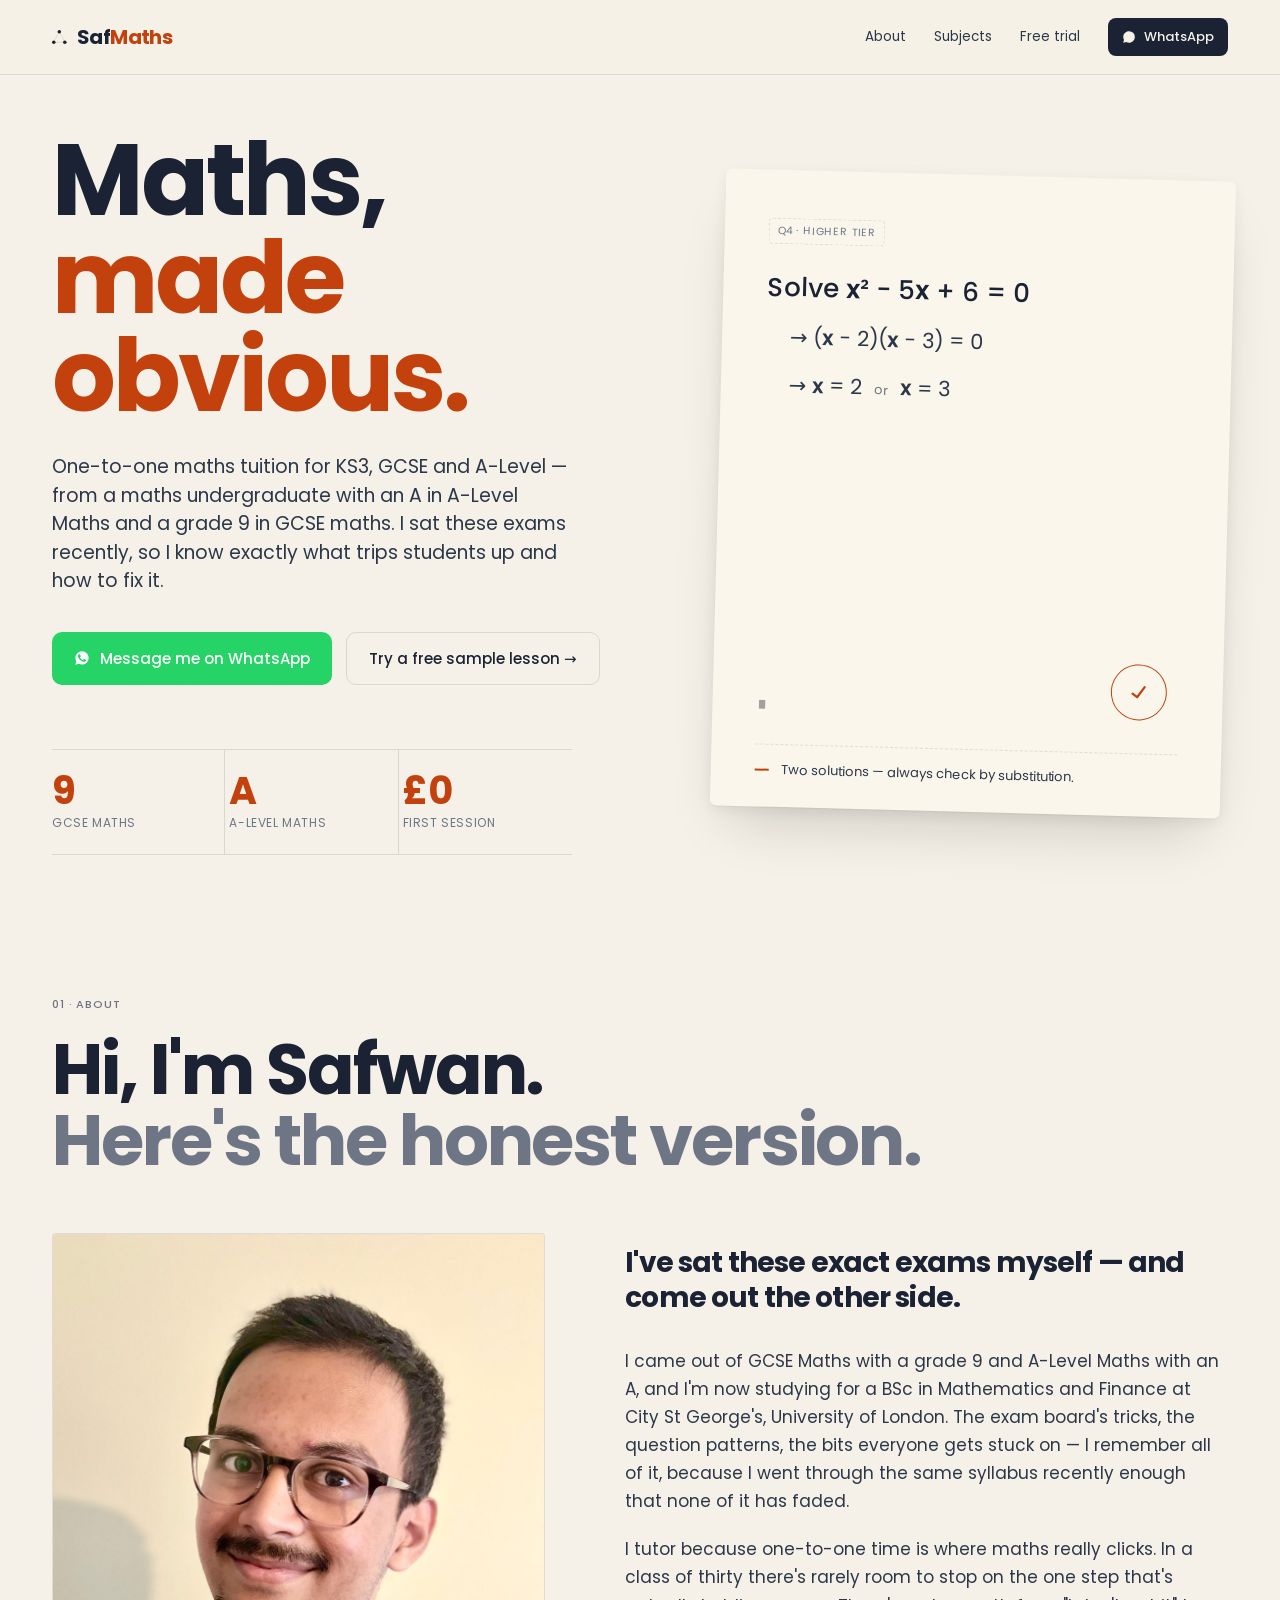
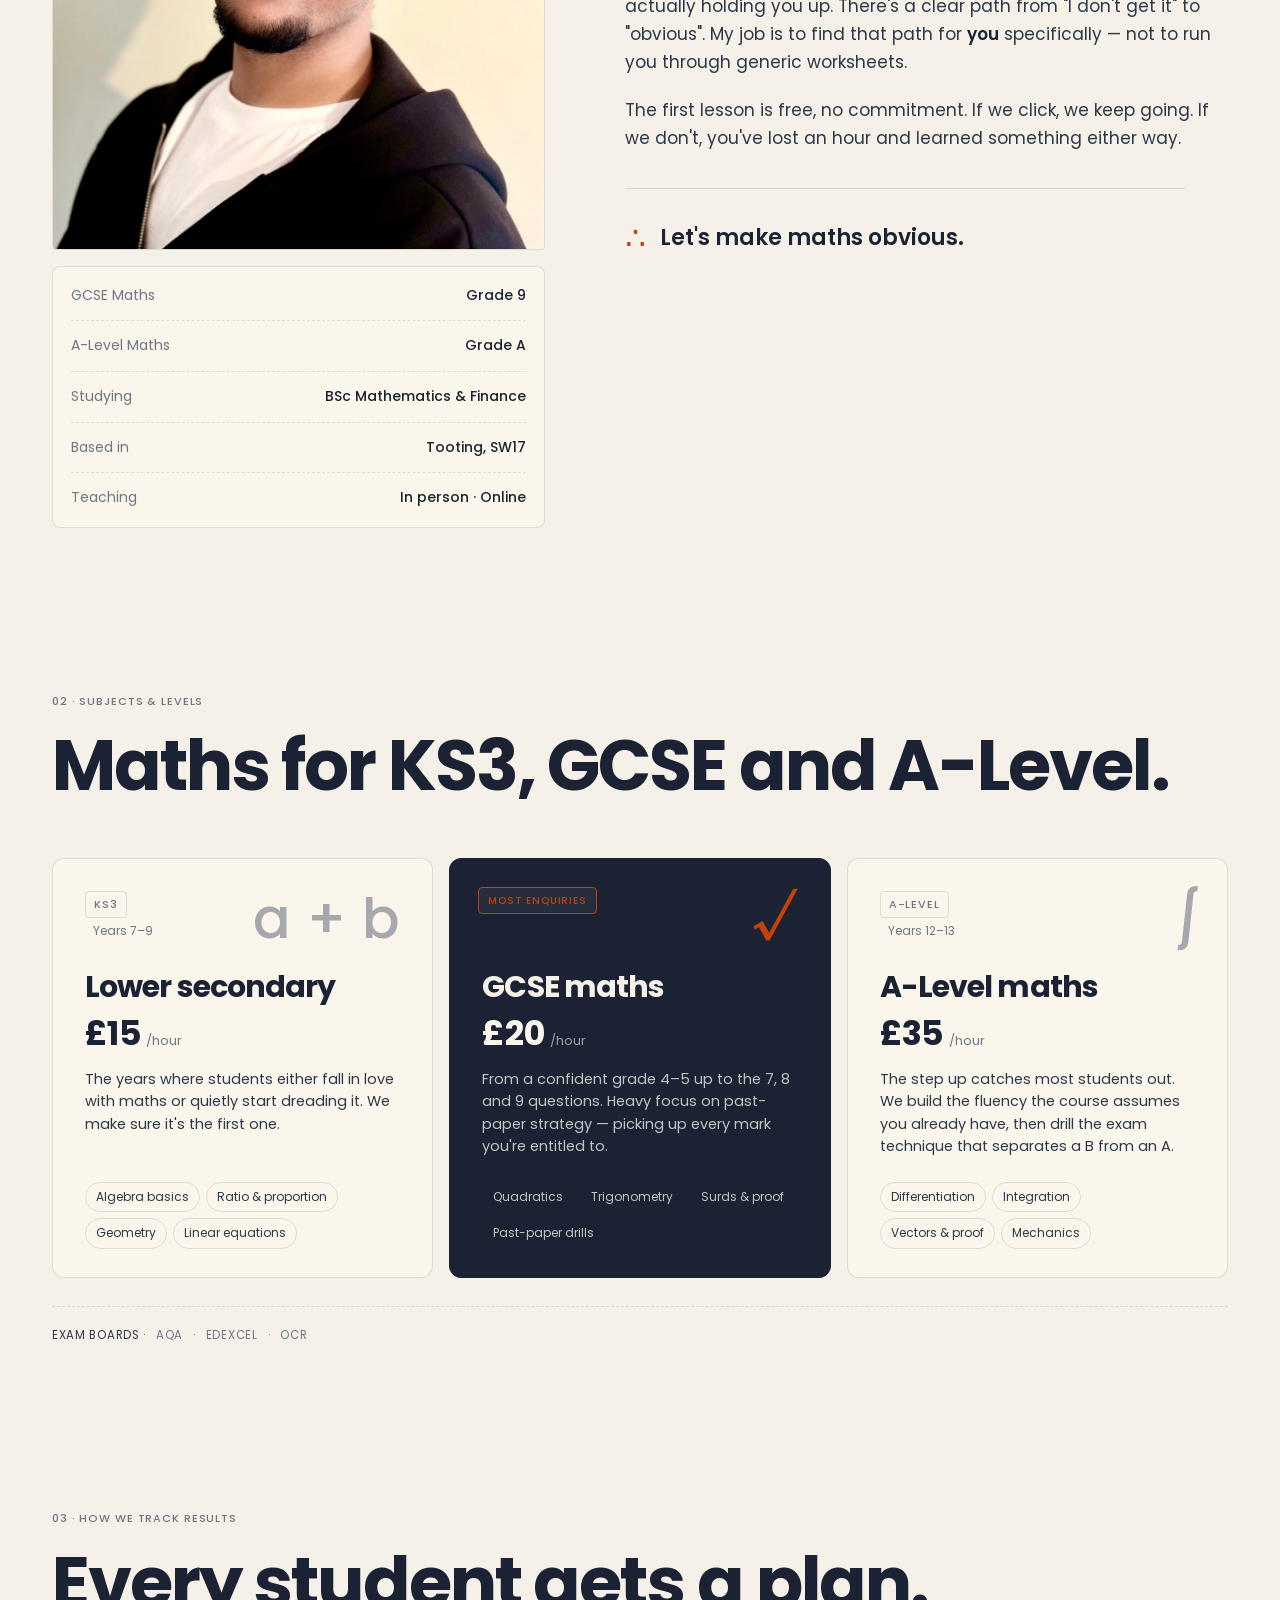
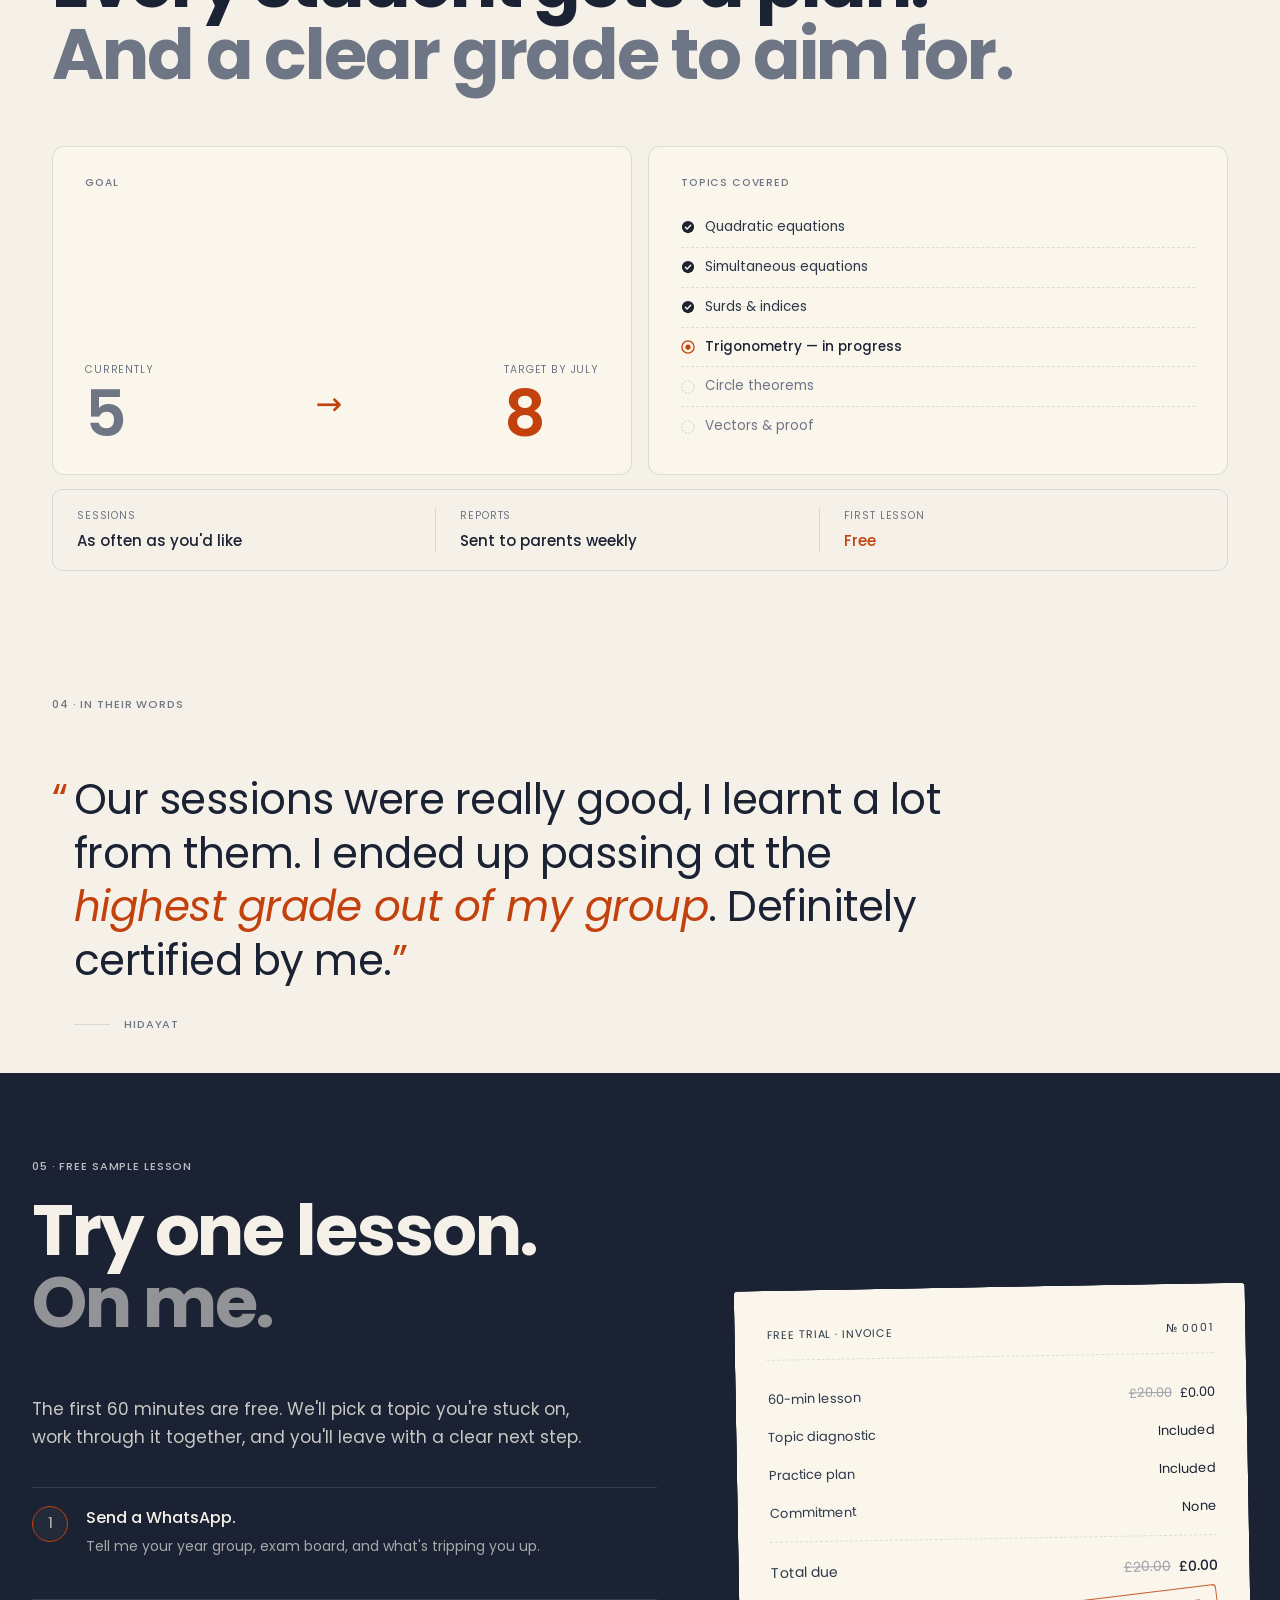
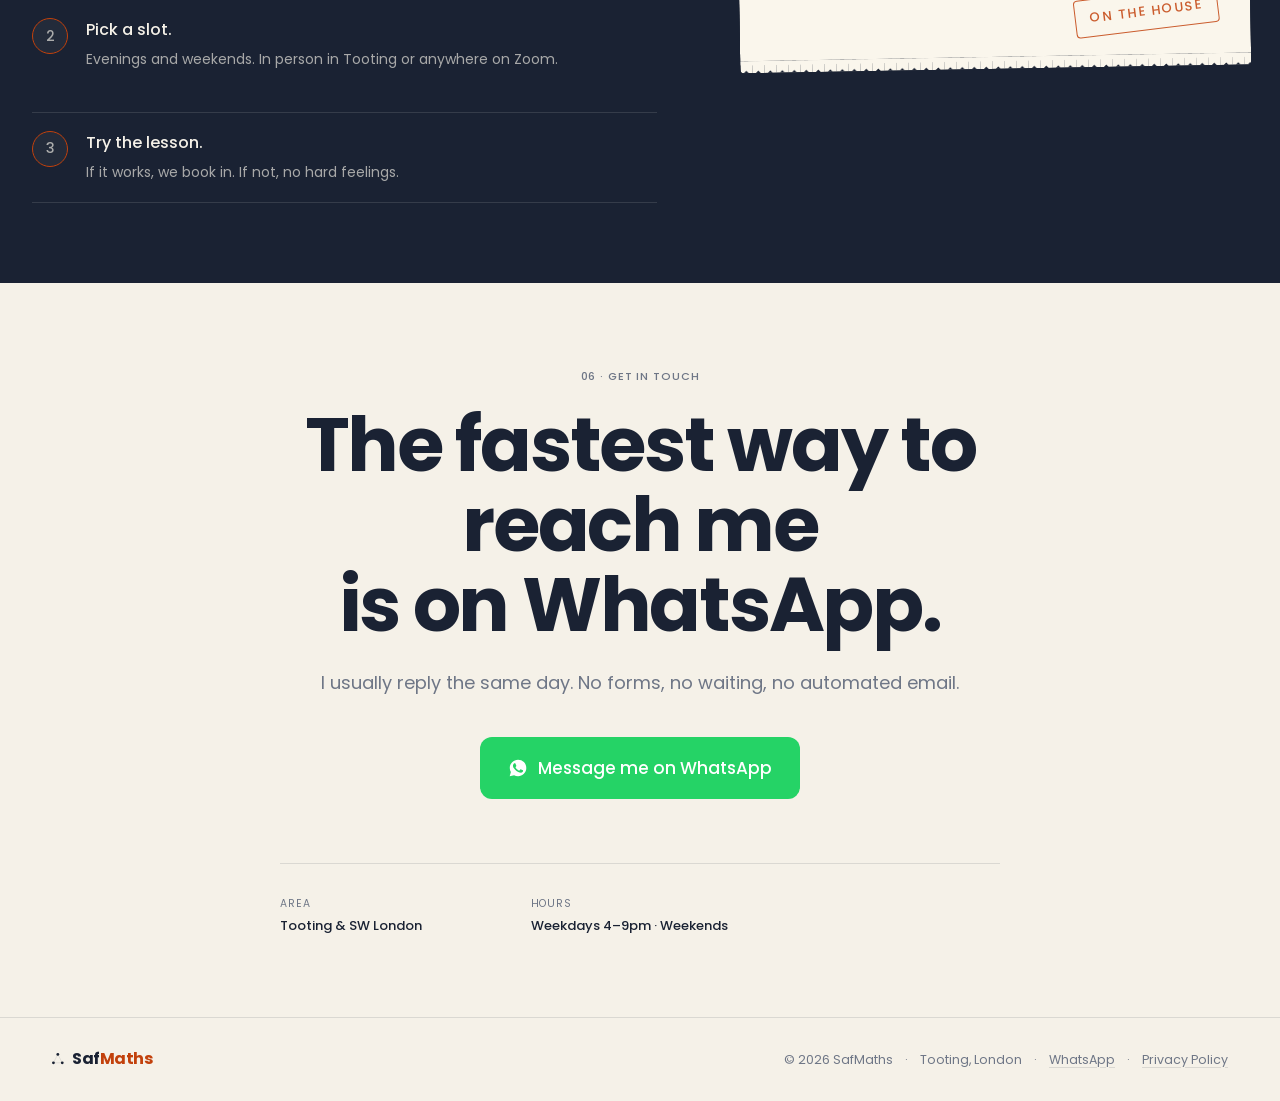
<file: index.html>
<!DOCTYPE html>
<html lang="en-GB">
<head>
  <meta charset="utf-8">
  <meta name="viewport" content="width=device-width, initial-scale=1">
  <title>SafMaths · One-to-one maths tuition · Tooting, SW London</title>
  <meta name="description" content="One-to-one maths tuition in Tooting, SW London, for KS3, GCSE and A-Level students — taught by a maths undergraduate with an A in A-Level Maths and a grade 9 in GCSE maths. Free first session.">
  <link rel="canonical" href="https://www.safmaths.co.uk/">
  <meta name="theme-color" content="#f5f1e8">

  <meta property="og:type" content="website">
  <meta property="og:title" content="SafMaths · One-to-one maths tuition in Tooting">
  <meta property="og:description" content="KS3, GCSE and A-Level maths tuition in Tooting, SW London. Free first session.">
  <meta property="og:url" content="https://www.safmaths.co.uk/">
  <meta property="og:image" content="https://www.safmaths.co.uk/safwan.jpeg">

  <link rel="icon" href="data:image/svg+xml,%3Csvg xmlns='http://www.w3.org/2000/svg' viewBox='0 0 40 40'%3E%3Ccircle cx='20' cy='9' r='4' fill='%23c2410c'/%3E%3Ccircle cx='10' cy='28' r='4' fill='%23c2410c'/%3E%3Ccircle cx='30' cy='28' r='4' fill='%23c2410c'/%3E%3C/svg%3E">

  <link rel="preconnect" href="https://fonts.googleapis.com">
  <link rel="preconnect" href="https://fonts.gstatic.com" crossorigin>
  <link href="https://fonts.googleapis.com/css2?family=Poppins:wght@400;500;600;700&display=swap" rel="stylesheet">
  <link rel="stylesheet" href="styles.css">

  <script type="application/ld+json">
  {
    "@context": "https://schema.org",
    "@type": "LocalBusiness",
    "name": "SafMaths",
    "description": "One-to-one maths tuition for KS3, GCSE and A-Level students in Tooting, SW London.",
    "url": "https://www.safmaths.co.uk/",
    "image": "https://www.safmaths.co.uk/safwan.jpeg",
    "telephone": "+447375559905",
    "areaServed": "Tooting, South West London",
    "address": { "@type": "PostalAddress", "addressLocality": "Tooting", "addressRegion": "London", "postalCode": "SW17", "addressCountry": "GB" },
    "priceRange": "£15–£35 per hour"
  }
  </script>
</head>
<body>

<nav class="nav">
  <div class="nav-inner">
    <a href="#" class="logo" aria-label="SafMaths home">
      <svg class="logo-mark" viewBox="6.8 5.8 26.4 25.4" fill="none" overflow="visible" aria-hidden="true">
        <circle cx="20" cy="9" r="3.2" fill="currentColor"/>
        <circle cx="10" cy="28" r="3.2" fill="currentColor"/>
        <circle cx="30" cy="28" r="3.2" fill="currentColor"/>
        <path d="M20 9 L10 28 L30 28 Z" stroke="currentColor" stroke-width="0.6" stroke-opacity="0.35"/>
      </svg>
      <span class="wordmark">Saf<span>Maths</span></span>
    </a>
    <div class="nav-links">
      <a href="#about">About</a>
      <a href="#subjects">Subjects</a>
      <a href="#sample">Free trial</a>
      <a class="nav-cta" href="#contact">
        <svg width="14" height="14" viewBox="0 0 24 24" fill="currentColor" aria-hidden="true">
          <path d="M12.04 2C6.58 2 2.13 6.45 2.13 11.91c0 1.75.46 3.45 1.32 4.95L2.05 22l5.25-1.38a9.87 9.87 0 0 0 4.74 1.21h.01c5.46 0 9.91-4.45 9.91-9.91 0-2.65-1.03-5.14-2.9-7.01A9.82 9.82 0 0 0 12.04 2z"/>
        </svg>
        WhatsApp
      </a>
    </div>
  </div>
</nav>

<main>

  <!-- ── Hero ─────────────────────────────────────────────────────────── -->
  <section class="hero">
    <div class="hero-grid">
      <div class="hero-copy">
        <h1 class="display">
          Maths,<br>
          <span class="display-em">made obvious.</span>
        </h1>
        <p class="lede">
          One-to-one maths tuition for KS3, GCSE and A-Level — from a maths
          undergraduate with an A in A-Level Maths and a grade 9 in GCSE
          maths. I sat these exams recently, so I know exactly what trips students up and
          how to fix it.
        </p>
        <div class="hero-ctas">
          <a class="btn btn-primary" href="https://wa.me/447375559905" target="_blank" rel="noopener">
            <svg width="16" height="16" viewBox="0 0 24 24" fill="currentColor" aria-hidden="true">
              <path d="M12.04 2C6.58 2 2.13 6.45 2.13 11.91c0 1.75.46 3.45 1.32 4.95L2.05 22l5.25-1.38a9.87 9.87 0 0 0 4.74 1.21h.01c5.46 0 9.91-4.45 9.91-9.91 0-2.65-1.03-5.14-2.9-7.01A9.82 9.82 0 0 0 12.04 2zm5.81 14.18c-.25.7-1.45 1.34-2.02 1.42-.51.07-1.16.1-1.87-.12-.43-.13-.99-.32-1.7-.62-2.99-1.29-4.95-4.31-5.1-4.51-.15-.2-1.22-1.62-1.22-3.09 0-1.47.77-2.19 1.04-2.49.27-.3.59-.37.79-.37l.57.01c.18.01.43-.07.67.51.25.6.85 2.07.92 2.22.07.15.12.32.02.52-.1.2-.15.32-.3.5-.15.18-.31.4-.45.54-.15.15-.3.31-.13.61.18.3.79 1.3 1.69 2.1 1.16 1.03 2.14 1.36 2.44 1.51.3.15.47.13.65-.07.18-.2.75-.87.95-1.17.2-.3.4-.25.67-.15.27.1 1.74.82 2.04.97.3.15.5.22.57.35.07.13.07.74-.18 1.46z"/>
            </svg>
            Message me on WhatsApp
          </a>
          <a class="btn btn-ghost" href="#sample">Try a free sample lesson →</a>
        </div>

        <ul class="hero-proof">
          <li><strong>9</strong><span>GCSE Maths</span></li>
          <li><strong>A</strong><span>A-Level Maths</span></li>
          <li><strong>£0</strong><span>first session</span></li>
        </ul>
      </div>

      <div class="hero-art" aria-hidden="true">
        <div class="proof-card">
          <div class="proof-grid"></div>
          <div class="proof-stack">
            <div class="proof-tag">Q4 · Higher Tier</div>
            <div class="proof-line">Solve <em>x</em>² − 5<em>x</em> + 6 = 0</div>
            <div class="proof-step">→ (<em>x</em> − 2)(<em>x</em> − 3) = 0</div>
            <div class="proof-step">→ <em>x</em> = 2 <span class="proof-or">or</span> <em>x</em> = 3</div>
            <div class="proof-tick">
              <svg width="22" height="22" viewBox="0 0 24 24" fill="none">
                <path d="M5 12.5l4.5 4.5L19 7" stroke="currentColor" stroke-width="2.4" stroke-linecap="round" stroke-linejoin="round"/>
              </svg>
            </div>
            <div class="proof-callout">
              <span class="proof-callout-arrow"></span>
              <span>Two solutions — always check by substitution.</span>
            </div>
            <div class="proof-qed">∎</div>
          </div>
        </div>
      </div>
    </div>
  </section>

  <!-- ── About ────────────────────────────────────────────────────────── -->
  <section class="about" id="about">
    <div class="section-head">
      <div class="kicker">01 · About</div>
      <h2 class="section-title">
        Hi, I'm Safwan.<br>
        <span class="muted">Here's the honest version.</span>
      </h2>
    </div>
    <div class="about-grid">
      <div class="about-photo">
        <div class="photo-frame">
          <img class="photo-img" src="safwan.jpeg" alt="Safwan, maths tutor based in Tooting, SW London" width="1000" height="1265" loading="lazy">
        </div>
        <div class="about-card">
          <div class="about-card-row"><span>GCSE Maths</span><strong>Grade 9</strong></div>
          <div class="about-card-row"><span>A-Level Maths</span><strong>Grade A</strong></div>
          <div class="about-card-row"><span>Studying</span><strong>BSc Mathematics &amp; Finance</strong></div>
          <div class="about-card-row"><span>Based in</span><strong>Tooting, SW17</strong></div>
          <div class="about-card-row"><span>Teaching</span><strong>In person · Online</strong></div>
        </div>
      </div>
      <div class="about-copy">
        <p class="about-lede">
          I've sat these exact exams myself — and come out the other side.
        </p>
        <p>
          I came out of GCSE Maths with a grade 9 and A-Level Maths with an A,
          and I'm now studying for a BSc in Mathematics and Finance at City
          St George's, University of London. The exam board's tricks, the question
          patterns, the bits everyone gets stuck on — I remember all of it,
          because I went through the same syllabus recently enough that none
          of it has faded.
        </p>
        <p>
          I tutor because one-to-one time is where maths really clicks. In a
          class of thirty there's rarely room to stop on the one step that's
          actually holding you up. There's a clear path from "I don't get it"
          to "obvious". My job is to find that path for <em>you</em> specifically — not to
          run you through generic worksheets.
        </p>
        <p>
          The first lesson is free, no commitment. If we click, we keep going.
          If we don't, you've lost an hour and learned something either way.
        </p>
        <div class="about-sign">
          <span class="sign-mark">∴</span>
          <span class="sign-text">Let's make maths obvious.</span>
        </div>
      </div>
    </div>
  </section>

  <!-- ── Subjects & levels ────────────────────────────────────────────── -->
  <section class="subjects" id="subjects">
    <div class="section-head">
      <div class="kicker">02 · Subjects &amp; levels</div>
      <h2 class="section-title">Maths for KS3, GCSE and A-Level.</h2>
    </div>
    <div class="track-grid">
      <article class="track">
        <div class="track-head">
          <div class="track-level">
            <span class="track-level-tag">KS3</span>
            <span class="track-level-ages">Years 7–9</span>
          </div>
          <div class="track-glyph" aria-hidden="true">a + b</div>
        </div>
        <h3 class="track-title">Lower secondary</h3>
        <div class="track-price">£15<span class="track-per">/hour</span></div>
        <p class="track-blurb">The years where students either fall in love with maths or quietly start dreading it. We make sure it's the first one.</p>
        <ul class="track-topics">
          <li>Algebra basics</li><li>Ratio &amp; proportion</li><li>Geometry</li><li>Linear equations</li>
        </ul>
      </article>

      <article class="track track-featured">
        <div class="track-head">
          <div class="track-level">
            <span class="track-level-tag">GCSE</span>
            <span class="track-level-ages">Foundation &amp; Higher</span>
          </div>
          <div class="track-glyph" aria-hidden="true">√</div>
        </div>
        <h3 class="track-title">GCSE maths</h3>
        <div class="track-price">£20<span class="track-per">/hour</span></div>
        <p class="track-blurb">From a confident grade 4–5 up to the 7, 8 and 9 questions. Heavy focus on past-paper strategy — picking up every mark you're entitled to.</p>
        <ul class="track-topics">
          <li>Quadratics</li><li>Trigonometry</li><li>Surds &amp; proof</li><li>Past-paper drills</li>
        </ul>
        <div class="track-flag">Most enquiries</div>
      </article>

      <article class="track">
        <div class="track-head">
          <div class="track-level">
            <span class="track-level-tag">A-Level</span>
            <span class="track-level-ages">Years 12–13</span>
          </div>
          <div class="track-glyph" aria-hidden="true">∫</div>
        </div>
        <h3 class="track-title">A-Level maths</h3>
        <div class="track-price">£35<span class="track-per">/hour</span></div>
        <p class="track-blurb">The step up catches most students out. We build the fluency the course assumes you already have, then drill the exam technique that separates a B from an A.</p>
        <ul class="track-topics">
          <li>Differentiation</li><li>Integration</li><li>Vectors &amp; proof</li><li>Mechanics</li>
        </ul>
      </article>
    </div>
    <div class="subjects-foot">
      <span class="exam-boards">Exam boards · </span>
      <span>AQA</span><span>·</span><span>Edexcel</span><span>·</span><span>OCR</span>
    </div>
  </section>

  <!-- ── How we track results ─────────────────────────────────────────── -->
  <section class="tracker" id="results">
    <div class="section-head">
      <div class="kicker">03 · How we track results</div>
      <h2 class="section-title">
        Every student gets a plan.<br>
        <span class="muted">And a clear grade to aim for.</span>
      </h2>
    </div>

    <div class="tracker-grid">
      <div class="tracker-card">
        <div class="tracker-card-tag">Goal</div>
        <div class="tracker-goal-row">
          <div>
            <div class="tracker-goal-from">Currently</div>
            <div class="tracker-goal-grade">5</div>
          </div>
          <div class="tracker-goal-arrow" aria-hidden="true">→</div>
          <div>
            <div class="tracker-goal-from">Target by July</div>
            <div class="tracker-goal-grade tracker-goal-grade-target">8</div>
          </div>
        </div>
      </div>

      <div class="tracker-card">
        <div class="tracker-card-tag">Topics covered</div>
        <ul class="tracker-checklist">
          <li class="done"><svg width="14" height="14" viewBox="0 0 16 16" fill="none" aria-hidden="true"><circle cx="8" cy="8" r="7" fill="var(--ink)"/><path d="M5 8.2l2 2L11 6" stroke="var(--paper)" stroke-width="1.6" stroke-linecap="round" stroke-linejoin="round"/></svg> Quadratic equations</li>
          <li class="done"><svg width="14" height="14" viewBox="0 0 16 16" fill="none" aria-hidden="true"><circle cx="8" cy="8" r="7" fill="var(--ink)"/><path d="M5 8.2l2 2L11 6" stroke="var(--paper)" stroke-width="1.6" stroke-linecap="round" stroke-linejoin="round"/></svg> Simultaneous equations</li>
          <li class="done"><svg width="14" height="14" viewBox="0 0 16 16" fill="none" aria-hidden="true"><circle cx="8" cy="8" r="7" fill="var(--ink)"/><path d="M5 8.2l2 2L11 6" stroke="var(--paper)" stroke-width="1.6" stroke-linecap="round" stroke-linejoin="round"/></svg> Surds &amp; indices</li>
          <li class="active"><svg width="14" height="14" viewBox="0 0 16 16" fill="none" aria-hidden="true"><circle cx="8" cy="8" r="7" fill="none" stroke="var(--accent)" stroke-width="1.5"/><circle cx="8" cy="8" r="3" fill="var(--accent)"/></svg> Trigonometry — in progress</li>
          <li><svg width="14" height="14" viewBox="0 0 16 16" fill="none" aria-hidden="true"><circle cx="8" cy="8" r="7" fill="none" stroke="currentColor" stroke-width="1" stroke-dasharray="2 2" opacity="0.4"/></svg> Circle theorems</li>
          <li><svg width="14" height="14" viewBox="0 0 16 16" fill="none" aria-hidden="true"><circle cx="8" cy="8" r="7" fill="none" stroke="currentColor" stroke-width="1" stroke-dasharray="2 2" opacity="0.4"/></svg> Vectors &amp; proof</li>
        </ul>
      </div>
    </div>

    <div class="tracker-foot">
      <div class="tracker-foot-item">
        <span class="tracker-foot-k">Sessions</span>
        <span class="tracker-foot-v">As often as you'd like</span>
      </div>
      <div class="tracker-foot-item">
        <span class="tracker-foot-k">Reports</span>
        <span class="tracker-foot-v">Sent to parents weekly</span>
      </div>
      <div class="tracker-foot-item">
        <span class="tracker-foot-k">First lesson</span>
        <span class="tracker-foot-v accent">Free</span>
      </div>
    </div>
  </section>

  <!-- ── Testimonial ──────────────────────────────────────────────────── -->
  <section class="testimonial" id="testimonial">
    <div class="section-head">
      <div class="kicker">04 · In their words</div>
    </div>
    <figure class="quote">
      <span class="quote-mark" aria-hidden="true">&ldquo;</span>
      <blockquote class="quote-text">
        Our sessions were really good, I learnt a lot from them. I ended up
        passing at the <em>highest grade out of my group</em>. Definitely
        certified by me.<span class="quote-close" aria-hidden="true">&rdquo;</span>
      </blockquote>
      <figcaption class="quote-by">
        <span class="quote-rule" aria-hidden="true"></span>
        <span class="quote-who">Hidayat</span>
      </figcaption>
    </figure>
  </section>

  <!-- ── Free sample lesson ───────────────────────────────────────────── -->
  <section class="sample" id="sample">
    <div class="sample-inner">
      <div class="sample-copy">
        <div class="kicker light">05 · Free sample lesson</div>
        <h2 class="section-title">
          Try one lesson.<br>
          <span class="muted">On me.</span>
        </h2>
        <p>
          The first 60 minutes are free. We'll pick a topic you're stuck on,
          work through it together, and you'll leave with a clear next step.
        </p>
        <div class="sample-steps">
          <div class="step">
            <span class="step-num">1</span>
            <div>
              <strong>Send a WhatsApp.</strong>
              <span>Tell me your year group, exam board, and what's tripping you up.</span>
            </div>
          </div>
          <div class="step">
            <span class="step-num">2</span>
            <div>
              <strong>Pick a slot.</strong>
              <span>Evenings and weekends. In person in Tooting or anywhere on Zoom.</span>
            </div>
          </div>
          <div class="step">
            <span class="step-num">3</span>
            <div>
              <strong>Try the lesson.</strong>
              <span>If it works, we book in. If not, no hard feelings.</span>
            </div>
          </div>
        </div>
      </div>
      <div class="sample-receipt">
        <div class="receipt-head">
          <span>FREE TRIAL · INVOICE</span>
          <span>№ 0001</span>
        </div>
        <div class="receipt-row"><span>60-min lesson</span><span><s class="receipt-was">£20.00</s>£0.00</span></div>
        <div class="receipt-row"><span>Topic diagnostic</span><span>Included</span></div>
        <div class="receipt-row"><span>Practice plan</span><span>Included</span></div>
        <div class="receipt-row"><span>Commitment</span><span>None</span></div>
        <div class="receipt-rule"></div>
        <div class="receipt-row receipt-total">
          <span>Total due</span><strong><s class="receipt-was">£20.00</s>£0.00</strong>
        </div>
        <div class="receipt-stamp">ON THE HOUSE</div>
      </div>
    </div>
  </section>

  <!-- ── Contact ──────────────────────────────────────────────────────── -->
  <section class="contact" id="contact">
    <div class="contact-inner">
      <div class="kicker">06 · Get in touch</div>
      <h2 class="contact-title">
        The fastest way to reach me<br>is on WhatsApp.
      </h2>
      <p class="contact-sub">
        I usually reply the same day. No forms, no waiting, no automated email.
      </p>
      <a class="btn btn-primary btn-lg" href="https://wa.me/447375559905" target="_blank" rel="noopener">
        <svg width="20" height="20" viewBox="0 0 24 24" fill="currentColor" aria-hidden="true">
          <path d="M12.04 2C6.58 2 2.13 6.45 2.13 11.91c0 1.75.46 3.45 1.32 4.95L2.05 22l5.25-1.38a9.87 9.87 0 0 0 4.74 1.21h.01c5.46 0 9.91-4.45 9.91-9.91 0-2.65-1.03-5.14-2.9-7.01A9.82 9.82 0 0 0 12.04 2zm5.81 14.18c-.25.7-1.45 1.34-2.02 1.42-.51.07-1.16.1-1.87-.12-.43-.13-.99-.32-1.7-.62-2.99-1.29-4.95-4.31-5.1-4.51-.15-.2-1.22-1.62-1.22-3.09 0-1.47.77-2.19 1.04-2.49.27-.3.59-.37.79-.37l.57.01c.18.01.43-.07.67.51.25.6.85 2.07.92 2.22.07.15.12.32.02.52-.1.2-.15.32-.3.5-.15.18-.31.4-.45.54-.15.15-.3.31-.13.61.18.3.79 1.3 1.69 2.1 1.16 1.03 2.14 1.36 2.44 1.51.3.15.47.13.65-.07.18-.2.75-.87.95-1.17.2-.3.4-.25.67-.15.27.1 1.74.82 2.04.97.3.15.5.22.57.35.07.13.07.74-.18 1.46z"/>
        </svg>
        Message me on WhatsApp
      </a>

      <div class="contact-meta">
        <div><span class="meta-k">Area</span><span class="meta-v">Tooting &amp; SW London</span></div>
        <div><span class="meta-k">Hours</span><span class="meta-v">Weekdays 4–9pm · Weekends</span></div>
      </div>
    </div>
  </section>

</main>

<footer class="footer">
  <div class="footer-inner">
    <a href="#" class="logo" aria-label="SafMaths home">
      <svg class="logo-mark" viewBox="6.8 5.8 26.4 25.4" fill="none" overflow="visible" aria-hidden="true">
        <circle cx="20" cy="9" r="3.2" fill="currentColor"/>
        <circle cx="10" cy="28" r="3.2" fill="currentColor"/>
        <circle cx="30" cy="28" r="3.2" fill="currentColor"/>
        <path d="M20 9 L10 28 L30 28 Z" stroke="currentColor" stroke-width="0.6" stroke-opacity="0.35"/>
      </svg>
      <span class="wordmark">Saf<span>Maths</span></span>
    </a>
    <div class="footer-meta">
      <span>© 2026 SafMaths</span>
      <span aria-hidden="true">·</span>
      <span>Tooting, London</span>
      <span aria-hidden="true">·</span>
      <a href="https://wa.me/447375559905" target="_blank" rel="noopener">WhatsApp</a>
      <span aria-hidden="true">·</span>
      <a href="privacy.html">Privacy Policy</a>
    </div>
  </div>
</footer>

</body>
</html>
</file>
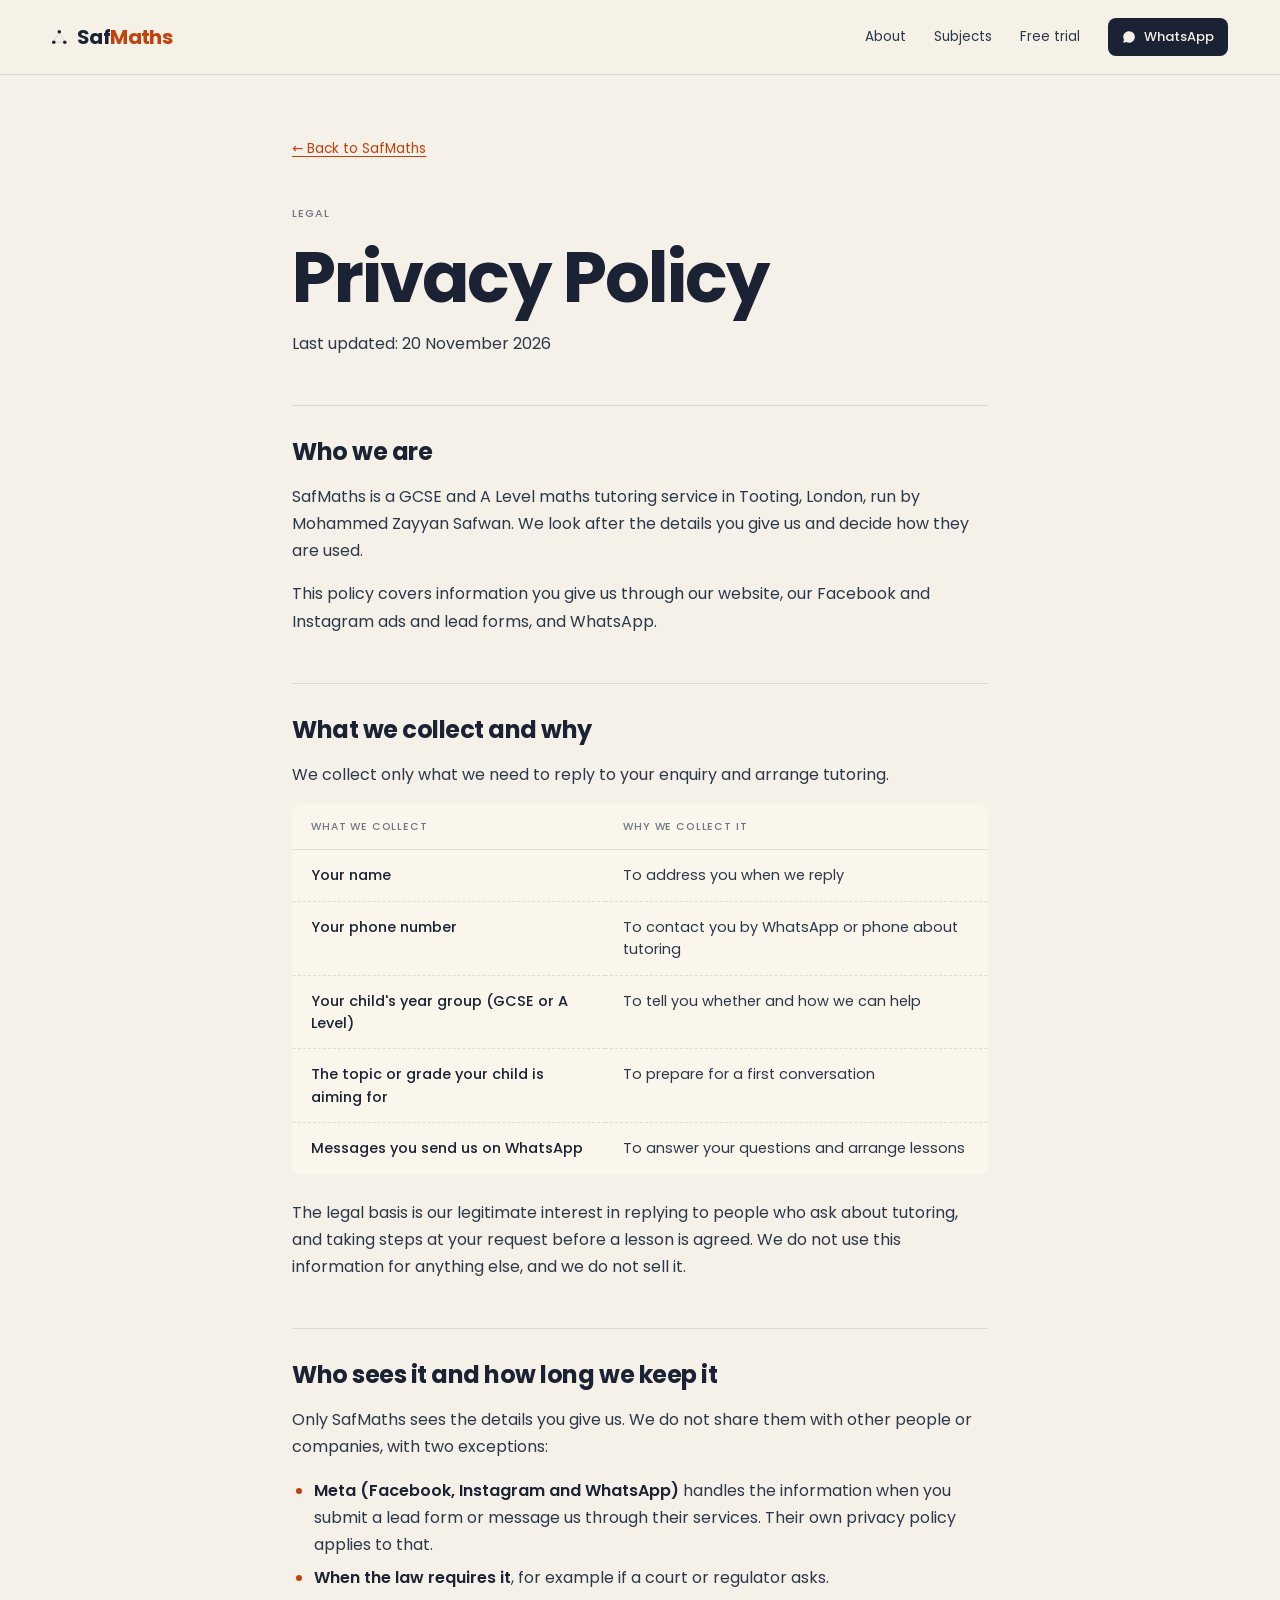
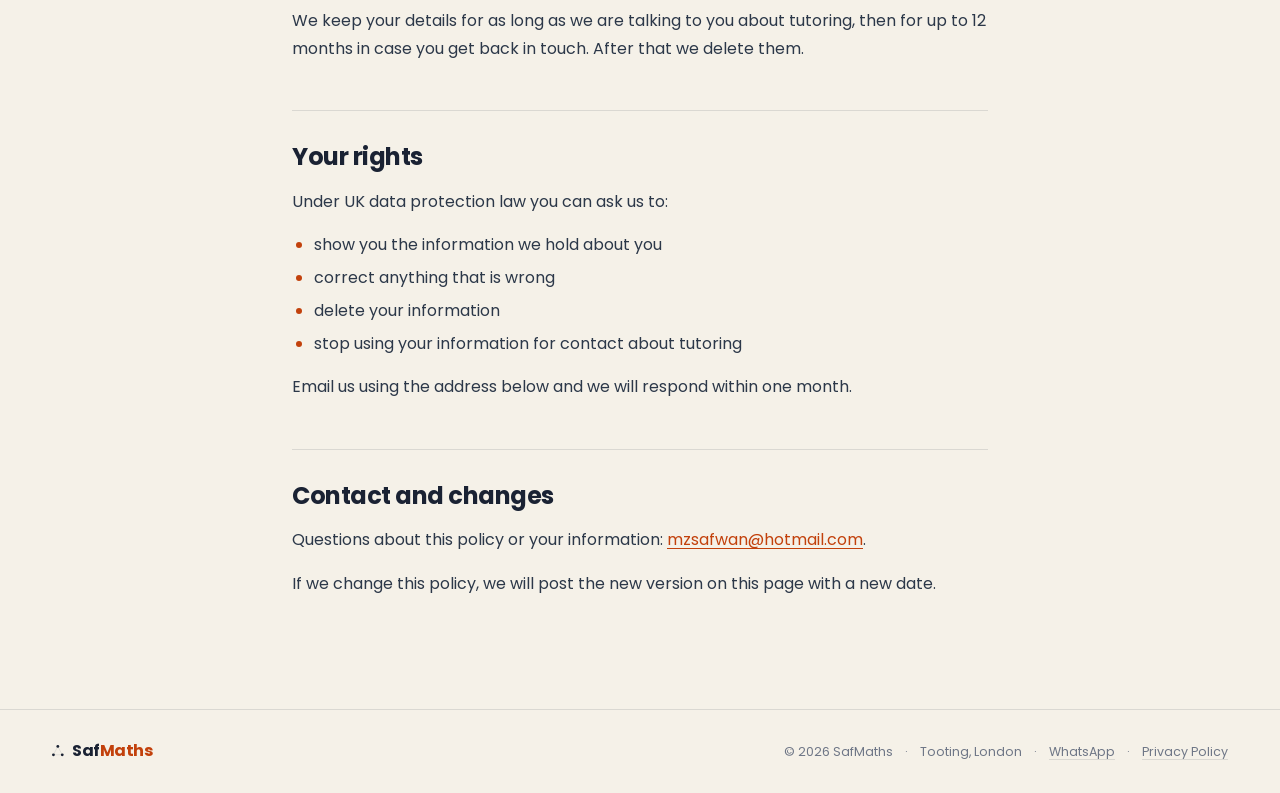
<file: privacy.html>
<!DOCTYPE html>
<html lang="en-GB">
<head>
  <meta charset="utf-8">
  <meta name="viewport" content="width=device-width, initial-scale=1">
  <title>Privacy Policy · SafMaths</title>
  <meta name="description" content="How SafMaths collects, uses and looks after the details you give us through our website, Facebook and Instagram ads, and WhatsApp.">
  <link rel="canonical" href="https://www.safmaths.co.uk/privacy.html">
  <meta name="theme-color" content="#f5f1e8">

  <link rel="icon" href="data:image/svg+xml,%3Csvg xmlns='http://www.w3.org/2000/svg' viewBox='0 0 40 40'%3E%3Ccircle cx='20' cy='9' r='4' fill='%23c2410c'/%3E%3Ccircle cx='10' cy='28' r='4' fill='%23c2410c'/%3E%3Ccircle cx='30' cy='28' r='4' fill='%23c2410c'/%3E%3C/svg%3E">

  <link rel="preconnect" href="https://fonts.googleapis.com">
  <link rel="preconnect" href="https://fonts.gstatic.com" crossorigin>
  <link href="https://fonts.googleapis.com/css2?family=Poppins:wght@400;500;600;700&display=swap" rel="stylesheet">
  <link rel="stylesheet" href="styles.css">
</head>
<body>

<nav class="nav">
  <div class="nav-inner">
    <a href="./" class="logo" aria-label="SafMaths home">
      <svg class="logo-mark" viewBox="6.8 5.8 26.4 25.4" fill="none" overflow="visible" aria-hidden="true">
        <circle cx="20" cy="9" r="3.2" fill="currentColor"/>
        <circle cx="10" cy="28" r="3.2" fill="currentColor"/>
        <circle cx="30" cy="28" r="3.2" fill="currentColor"/>
        <path d="M20 9 L10 28 L30 28 Z" stroke="currentColor" stroke-width="0.6" stroke-opacity="0.35"/>
      </svg>
      <span class="wordmark">Saf<span>Maths</span></span>
    </a>
    <div class="nav-links">
      <a href="./#about">About</a>
      <a href="./#subjects">Subjects</a>
      <a href="./#sample">Free trial</a>
      <a class="nav-cta" href="./#contact">
        <svg width="14" height="14" viewBox="0 0 24 24" fill="currentColor" aria-hidden="true">
          <path d="M12.04 2C6.58 2 2.13 6.45 2.13 11.91c0 1.75.46 3.45 1.32 4.95L2.05 22l5.25-1.38a9.87 9.87 0 0 0 4.74 1.21h.01c5.46 0 9.91-4.45 9.91-9.91 0-2.65-1.03-5.14-2.9-7.01A9.82 9.82 0 0 0 12.04 2z"/>
        </svg>
        WhatsApp
      </a>
    </div>
  </div>
</nav>

<main>
  <section class="legal">
    <a class="back-link" href="./">← Back to SafMaths</a>

    <div class="kicker">Legal</div>
    <h1 class="section-title">Privacy Policy</h1>
    <p class="legal-updated">Last updated: 20 November 2026</p>

    <h2>Who we are</h2>
    <p>SafMaths is a GCSE and A Level maths tutoring service in Tooting, London, run by Mohammed Zayyan Safwan. We look after the details you give us and decide how they are used.</p>
    <p>This policy covers information you give us through our website, our Facebook and Instagram ads and lead forms, and WhatsApp.</p>

    <h2>What we collect and why</h2>
    <p>We collect only what we need to reply to your enquiry and arrange tutoring.</p>
    <table class="legal-table">
      <thead>
        <tr><th scope="col">What we collect</th><th scope="col">Why we collect it</th></tr>
      </thead>
      <tbody>
        <tr><td>Your name</td><td>To address you when we reply</td></tr>
        <tr><td>Your phone number</td><td>To contact you by WhatsApp or phone about tutoring</td></tr>
        <tr><td>Your child's year group (GCSE or A Level)</td><td>To tell you whether and how we can help</td></tr>
        <tr><td>The topic or grade your child is aiming for</td><td>To prepare for a first conversation</td></tr>
        <tr><td>Messages you send us on WhatsApp</td><td>To answer your questions and arrange lessons</td></tr>
      </tbody>
    </table>
    <p>The legal basis is our legitimate interest in replying to people who ask about tutoring, and taking steps at your request before a lesson is agreed. We do not use this information for anything else, and we do not sell it.</p>

    <h2>Who sees it and how long we keep it</h2>
    <p>Only SafMaths sees the details you give us. We do not share them with other people or companies, with two exceptions:</p>
    <ul>
      <li><strong>Meta (Facebook, Instagram and WhatsApp)</strong> handles the information when you submit a lead form or message us through their services. Their own privacy policy applies to that.</li>
      <li><strong>When the law requires it</strong>, for example if a court or regulator asks.</li>
    </ul>
    <p>We keep your details for as long as we are talking to you about tutoring, then for up to 12 months in case you get back in touch. After that we delete them.</p>

    <h2>Your rights</h2>
    <p>Under UK data protection law you can ask us to:</p>
    <ul>
      <li>show you the information we hold about you</li>
      <li>correct anything that is wrong</li>
      <li>delete your information</li>
      <li>stop using your information for contact about tutoring</li>
    </ul>
    <p>Email us using the address below and we will respond within one month.</p>

    <h2>Contact and changes</h2>
    <p>Questions about this policy or your information: <a href="mailto:mzsafwan@hotmail.com">mzsafwan@hotmail.com</a>.</p>
    <p>If we change this policy, we will post the new version on this page with a new date.</p>
  </section>
</main>

<footer class="footer">
  <div class="footer-inner">
    <a href="./" class="logo" aria-label="SafMaths home">
      <svg class="logo-mark" viewBox="6.8 5.8 26.4 25.4" fill="none" overflow="visible" aria-hidden="true">
        <circle cx="20" cy="9" r="3.2" fill="currentColor"/>
        <circle cx="10" cy="28" r="3.2" fill="currentColor"/>
        <circle cx="30" cy="28" r="3.2" fill="currentColor"/>
        <path d="M20 9 L10 28 L30 28 Z" stroke="currentColor" stroke-width="0.6" stroke-opacity="0.35"/>
      </svg>
      <span class="wordmark">Saf<span>Maths</span></span>
    </a>
    <div class="footer-meta">
      <span>© 2026 SafMaths</span>
      <span aria-hidden="true">·</span>
      <span>Tooting, London</span>
      <span aria-hidden="true">·</span>
      <a href="https://wa.me/447375559905" target="_blank" rel="noopener">WhatsApp</a>
      <span aria-hidden="true">·</span>
      <a href="privacy.html" aria-current="page">Privacy Policy</a>
    </div>
  </div>
</footer>

</body>
</html>
</file>
<file: styles.css>
/* SafMaths — shared styles for every page */

:root {
  --bg: #f5f1e8;
  --bg-2: #efe9dc;
  --paper: #faf6ec;
  --ink: #1a2233;
  --ink-2: #2c3849;
  --muted: #6e7686;
  --rule: rgba(26, 34, 51, 0.12);
  --accent: #c2410c;
  --accent-soft: color-mix(in oklab, #c2410c 12%, transparent);
  --whatsapp: #25D366;

  --font: "Poppins", system-ui, -apple-system, sans-serif;
  --maxw: 1240px;
}

* { box-sizing: border-box; }
html, body { margin: 0; padding: 0; }
html { scroll-behavior: smooth; }
body {
  background: var(--bg);
  color: var(--ink);
  font-family: var(--font);
  font-size: 16px;
  line-height: 1.55;
  -webkit-font-smoothing: antialiased;
  -moz-osx-font-smoothing: grayscale;
  text-rendering: optimizeLegibility;
}
img { max-width: 100%; display: block; }
a { color: inherit; text-decoration: none; }
[id] { scroll-margin-top: 72px; }

/* ── LOGO ─────────────────────────────────────────────────────────────── */
/* The ∴ mark is cropped to its dots and sized to the capital height of
   Poppins (0.702em), then sat on the baseline: the top dot lines up with
   the top of the capitals, the bottom dots with the bottom of the letters. */
.logo {
  display: inline-flex; align-items: baseline;
  gap: 0.52em;
  font-size: 20px;
  color: var(--ink);
}
.logo-mark { width: 0.73em; height: 0.702em; flex-shrink: 0; }
.wordmark {
  font-size: 1em;
  font-weight: 700;
  letter-spacing: -0.03em;
  line-height: 1;
  white-space: nowrap;
}
.wordmark span { color: var(--accent); }
.footer .logo { font-size: 16px; }

/* ── NAV ──────────────────────────────────────────────────────────────── */
.nav {
  position: sticky; top: 0; z-index: 50;
  backdrop-filter: blur(14px) saturate(180%);
  -webkit-backdrop-filter: blur(14px) saturate(180%);
  background: color-mix(in oklab, var(--bg) 78%, transparent);
  border-bottom: 0.5px solid var(--rule);
}
.nav-inner {
  max-width: var(--maxw);
  margin: 0 auto;
  padding: 18px 32px;
  display: flex;
  align-items: center;
  justify-content: space-between;
  gap: 24px;
}
.nav-links {
  display: flex; align-items: center; gap: 28px;
  font-size: 13.5px;
  color: var(--ink-2);
}
.nav-links a:hover { color: var(--accent); }
.nav-cta {
  display: inline-flex; align-items: center; gap: 8px;
  padding: 9px 14px;
  background: var(--ink);
  color: var(--bg);
  border-radius: 8px;
  font-size: 13px;
  font-weight: 500;
  transition: transform 0.15s, background 0.15s;
}
.nav-links a.nav-cta:hover { background: var(--accent); color: var(--bg); }

/* ── PAGE WRAPPER ─────────────────────────────────────────────────────── */
main { display: block; }
section {
  max-width: var(--maxw);
  margin: 0 auto;
  padding: 80px 32px;
}

/* ── TYPE ─────────────────────────────────────────────────────────────── */
.display {
  font-weight: 700;
  font-size: clamp(52px, 8vw, 100px);
  line-height: 0.98;
  letter-spacing: -0.03em;
  margin: 0 0 28px;
  color: var(--ink);
}
.display-em { color: var(--accent); }
.section-title {
  font-weight: 700;
  font-size: clamp(40px, 5.5vw, 72px);
  line-height: 1.02;
  letter-spacing: -0.03em;
  margin: 0 0 56px;
  color: var(--ink);
}
.section-title .muted { color: var(--muted); }
.kicker {
  display: inline-flex; align-items: center; gap: 10px;
  font-size: 11px;
  font-weight: 500;
  letter-spacing: 0.08em;
  text-transform: uppercase;
  color: var(--muted);
  margin-bottom: 20px;
}
.kicker.light { color: rgba(255,255,255,0.7); }
.section-head { margin-bottom: 40px; }

/* ── BUTTONS ──────────────────────────────────────────────────────────── */
.btn {
  display: inline-flex; align-items: center; gap: 10px;
  padding: 14px 22px;
  border-radius: 10px;
  font-size: 15px;
  font-weight: 500;
  transition: transform 0.15s, background 0.15s, color 0.15s;
  cursor: pointer;
  border: none;
}
.btn-primary { background: var(--whatsapp); color: white; }
.btn-primary:hover { background: #1ebe5d; transform: translateY(-1px); }
.btn-ghost {
  background: transparent;
  color: var(--ink);
  border: 0.5px solid var(--rule);
}
.btn-ghost:hover { border-color: var(--ink); }
.btn-lg { padding: 18px 28px; font-size: 17px; border-radius: 12px; }

/* ── HERO ─────────────────────────────────────────────────────────────── */
.hero { padding-top: 56px; padding-bottom: 56px; }
.hero-grid {
  display: grid;
  grid-template-columns: 1.15fr 1fr;
  gap: 80px;
  align-items: center;
}
.lede {
  font-size: 19px;
  line-height: 1.5;
  color: var(--ink-2);
  max-width: 520px;
  margin: 0 0 36px;
}
.hero-ctas { display: flex; gap: 14px; flex-wrap: wrap; margin-bottom: 64px; }
.hero-proof {
  list-style: none; padding: 0; margin: 0;
  display: grid; grid-template-columns: repeat(3, 1fr); gap: 0;
  border-top: 0.5px solid var(--rule);
  border-bottom: 0.5px solid var(--rule);
  max-width: 520px;
}
.hero-proof li {
  padding: 22px 16px 22px 4px;
  display: flex; flex-direction: column; gap: 4px;
  border-right: 0.5px solid var(--rule);
}
.hero-proof li:first-child { padding-left: 0; }
.hero-proof li:last-child { border-right: none; }
.hero-proof strong {
  font-size: 38px;
  line-height: 1;
  font-weight: 700;
  color: var(--accent);
}
.hero-proof span {
  font-size: 12px;
  color: var(--muted);
  text-transform: uppercase;
  letter-spacing: 0.05em;
}

/* ── HERO ART (worked-solution card) ─────────────────────────────────── */
.hero-art { position: relative; }
.proof-card {
  position: relative;
  aspect-ratio: 4 / 5;
  background: var(--paper);
  border-radius: 6px;
  box-shadow:
    0 1px 1px rgba(0,0,0,0.04),
    0 4px 14px rgba(0,0,0,0.06),
    0 30px 60px -20px rgba(0,0,0,0.18);
  overflow: hidden;
  transform: rotate(1.5deg);
  transition: transform 0.4s cubic-bezier(0.2, 0.8, 0.2, 1);
}
.proof-card:hover { transform: rotate(0deg) scale(1.02); }
.proof-grid {
  position: absolute; inset: 0;
  background-image:
    linear-gradient(to right, rgba(26,34,51,0.06) 0.5px, transparent 0.5px),
    linear-gradient(to bottom, rgba(26,34,51,0.06) 0.5px, transparent 0.5px);
  background-size: 24px 24px;
  background-position: 12px 12px;
}
.proof-stack {
  position: relative;
  padding: 48px 44px;
  display: flex; flex-direction: column; gap: 20px;
  height: 100%;
  color: var(--ink);
}
.proof-tag {
  align-self: flex-start;
  font-size: 10.5px;
  letter-spacing: 0.08em;
  text-transform: uppercase;
  color: var(--muted);
  border: 0.5px dashed var(--rule);
  padding: 4px 8px;
  border-radius: 4px;
  margin-bottom: 8px;
}
.proof-line { font-size: 26px; line-height: 1.2; font-weight: 500; }
.proof-step { font-size: 21px; padding-left: 24px; line-height: 1.3; color: var(--ink-2); }
.proof-line em, .proof-step em { font-style: normal; font-weight: 600; }
.proof-or { font-size: 13px; color: var(--muted); padding: 0 6px; }
.proof-tick {
  position: absolute;
  bottom: 96px; right: 56px;
  width: 56px; height: 56px;
  border: 1.5px solid currentColor;
  border-radius: 50%;
  display: flex; align-items: center; justify-content: center;
  transform: rotate(-8deg);
  color: var(--accent);
}
.proof-callout {
  position: absolute;
  bottom: 28px; left: 44px; right: 44px;
  display: flex; align-items: flex-start; gap: 12px;
  font-size: 13px;
  color: var(--ink-2);
  line-height: 1.4;
  padding-top: 16px;
  border-top: 0.5px dashed var(--rule);
}
.proof-callout-arrow {
  flex-shrink: 0;
  width: 14px; height: 2px;
  margin-top: 8px;
  background: var(--accent);
}
.proof-qed {
  position: absolute;
  bottom: 90px; left: 44px;
  font-size: 18px;
  color: var(--ink);
  opacity: 0.4;
}

/* ── ABOUT ────────────────────────────────────────────────────────────── */
.about-grid {
  display: grid;
  grid-template-columns: 0.9fr 1.1fr;
  gap: 80px;
  align-items: start;
}
.photo-frame {
  aspect-ratio: 4 / 5;
  background: var(--paper);
  border: 0.5px solid var(--rule);
  border-radius: 4px;
  overflow: hidden;
  margin-bottom: 16px;
}
.photo-img { display: block; width: 100%; height: 100%; object-fit: cover; object-position: 50% 20%; }
.about-card {
  background: var(--paper);
  border: 0.5px solid var(--rule);
  border-radius: 8px;
  padding: 4px 18px;
}
.about-card-row {
  display: flex; justify-content: space-between; align-items: center;
  padding: 14px 0;
  border-bottom: 0.5px dashed var(--rule);
  font-size: 14px;
}
.about-card-row:last-child { border-bottom: none; }
.about-card-row span { color: var(--muted); }
.about-card-row strong { color: var(--ink); font-weight: 500; }
.about-copy { padding-top: 12px; }
.about-copy p {
  font-size: 17px; line-height: 1.65; color: var(--ink-2);
  margin: 0 0 20px;
  max-width: 56ch;
}
.about-copy em { font-style: normal; color: var(--ink); font-weight: 600; }
.about-copy .about-lede {
  font-size: 28px;
  line-height: 1.25;
  color: var(--ink);
  font-weight: 700;
  letter-spacing: -0.03em;
  margin-bottom: 32px;
}
.about-sign {
  margin-top: 36px;
  display: flex; align-items: center; gap: 14px;
  padding-top: 24px;
  border-top: 0.5px solid var(--rule);
  max-width: 56ch;
}
.sign-mark { font-size: 32px; color: var(--accent); }
.sign-text { font-size: 22px; font-weight: 600; color: var(--ink); }

/* ── SUBJECTS ─────────────────────────────────────────────────────────── */
.track-grid {
  display: grid;
  grid-template-columns: repeat(3, 1fr);
  gap: 16px;
}
.track {
  position: relative;
  background: var(--paper);
  border: 0.5px solid var(--rule);
  border-radius: 12px;
  padding: 32px 32px 28px;
  display: flex; flex-direction: column;
  transition: transform 0.2s, border-color 0.2s, box-shadow 0.2s;
}
.track:hover {
  transform: translateY(-2px);
  border-color: var(--ink);
  box-shadow: 0 12px 32px -16px rgba(0,0,0,0.18);
}
.track-featured {
  background: var(--ink);
  color: #f5f1e8;
  border-color: var(--ink);
}
.track-featured .track-blurb,
.track-featured .track-topics li { color: rgba(245, 241, 232, 0.78); }
/* Featured card: the "Most enquiries" flag stands in for the level tags */
.track-featured .track-level { visibility: hidden; }
.track-head {
  display: flex; justify-content: space-between; align-items: flex-start;
  margin-bottom: 24px;
}
.track-level { display: flex; flex-direction: column; gap: 4px; }
.track-level-tag {
  font-size: 11px;
  font-weight: 500;
  letter-spacing: 0.08em;
  text-transform: uppercase;
  color: var(--muted);
  padding: 4px 8px;
  border: 0.5px solid var(--rule);
  border-radius: 4px;
  align-self: flex-start;
}
.track-level-ages { font-size: 12px; color: var(--muted); padding-left: 8px; }
.track-glyph {
  font-weight: 500;
  font-size: 56px;
  line-height: 1;
  color: var(--muted);
  opacity: 0.6;
}
.track-featured .track-glyph { opacity: 1; color: var(--accent); }
.track-title {
  font-size: 30px;
  font-weight: 700;
  line-height: 1.1;
  margin: 0 0 12px;
  letter-spacing: -0.03em;
}
.track-price {
  font-weight: 700;
  font-size: 34px;
  line-height: 1;
  letter-spacing: -0.02em;
  margin: 0 0 18px;
  color: var(--ink);
}
.track-per {
  font-size: 13px;
  font-weight: 400;
  color: var(--muted);
  margin-left: 5px;
  letter-spacing: 0;
}
.track-featured .track-price { color: var(--paper); }
.track-featured .track-per { color: rgba(245, 241, 232, 0.6); }
.track-blurb {
  font-size: 14.5px;
  line-height: 1.55;
  color: var(--ink-2);
  margin: 0 0 24px;
  flex: 1;
}
.track-topics {
  list-style: none;
  margin: 0; padding: 0;
  display: flex; flex-wrap: wrap; gap: 6px;
}
.track-topics li {
  font-size: 12px;
  padding: 5px 10px;
  border: 0.5px solid var(--rule);
  border-radius: 999px;
  color: var(--ink-2);
}
.track-flag {
  position: absolute;
  top: 28px; left: 28px;
  font-size: 10px;
  font-weight: 500;
  letter-spacing: 0.08em;
  text-transform: uppercase;
  padding: 5px 9px;
  border: 0.5px solid var(--accent);
  color: var(--accent);
  border-radius: 4px;
  background: rgba(245, 241, 232, 0.05);
}
.subjects-foot {
  margin-top: 28px;
  padding-top: 20px;
  border-top: 0.5px dashed var(--rule);
  display: flex; flex-wrap: wrap; gap: 10px;
  font-size: 11.5px;
  color: var(--muted);
  text-transform: uppercase;
  letter-spacing: 0.06em;
}
.exam-boards { color: var(--ink-2); }

/* ── TRACKER ──────────────────────────────────────────────────────────── */
.tracker-grid {
  display: grid;
  grid-template-columns: 1fr 1fr;
  gap: 16px;
  align-items: stretch;
}
.tracker-card {
  background: var(--paper);
  border: 0.5px solid var(--rule);
  border-radius: 12px;
  padding: 28px 32px;
  display: flex;
  flex-direction: column;
}
.tracker-card-tag {
  font-size: 10.5px;
  font-weight: 500;
  letter-spacing: 0.08em;
  text-transform: uppercase;
  color: var(--muted);
  margin-bottom: 8px;
}
.tracker-goal-row {
  display: flex; align-items: center; gap: 18px;
  margin-top: auto;
  padding-top: 24px;
}
.tracker-goal-from {
  font-size: 10.5px;
  color: var(--muted);
  text-transform: uppercase;
  letter-spacing: 0.08em;
  margin-bottom: 4px;
}
.tracker-goal-grade {
  font-size: 64px;
  line-height: 1;
  font-weight: 600;
  color: var(--muted);
  letter-spacing: -0.04em;
}
.tracker-goal-grade-target { color: var(--accent); }
.tracker-goal-arrow {
  font-size: 32px;
  line-height: 1;
  flex: 1;
  text-align: center;
  color: var(--accent);
}
.tracker-checklist {
  list-style: none; padding: 0; margin: 8px 0 0;
  display: flex; flex-direction: column;
}
.tracker-checklist li {
  display: flex; align-items: center; gap: 10px;
  padding: 9px 0;
  border-bottom: 0.5px dashed var(--rule);
  font-size: 13.5px;
  color: var(--muted);
}
.tracker-checklist li:last-child { border-bottom: none; }
.tracker-checklist li.done { color: var(--ink-2); text-decoration: line-through; text-decoration-color: var(--rule); }
.tracker-checklist li.active { color: var(--ink); font-weight: 500; }
.tracker-checklist svg { flex-shrink: 0; }
.tracker-foot {
  margin-top: 14px;
  padding: 18px 24px;
  border: 0.5px solid var(--rule);
  border-radius: 10px;
  display: grid;
  grid-template-columns: repeat(3, 1fr);
  gap: 24px;
}
.tracker-foot-item {
  display: flex; flex-direction: column; gap: 4px;
  border-right: 0.5px solid var(--rule);
  padding-right: 24px;
}
.tracker-foot-item:last-child { border-right: none; }
.tracker-foot-k {
  font-size: 10.5px;
  color: var(--muted);
  text-transform: uppercase;
  letter-spacing: 0.08em;
}
.tracker-foot-v { font-size: 15px; color: var(--ink); font-weight: 500; }
.tracker-foot-v.accent { color: var(--accent); }

/* ── TESTIMONIAL ──────────────────────────────────────────────────────── */
.testimonial { padding-top: 40px; padding-bottom: 40px; }
.quote { margin: 0; display: grid; grid-template-columns: auto 1fr; column-gap: 6px; align-items: start; max-width: 900px; }
.quote-mark { font-size: clamp(26px, 3.4vw, 42px); line-height: 1.28; margin: 0; user-select: none; color: var(--accent); }
.quote-text { grid-column: 2; margin: 0; font-weight: 400; font-size: clamp(26px, 3.4vw, 42px); line-height: 1.28; letter-spacing: -0.012em; color: var(--ink); text-wrap: pretty; }
.quote-text em { font-style: italic; color: var(--accent); white-space: nowrap; }
.quote-close { color: var(--accent); }
.quote-by { grid-column: 2; display: flex; align-items: center; gap: 14px; margin-top: 28px; }
.quote-rule { display: block; width: 36px; height: 0.5px; background: var(--rule); }
.quote-who { font-size: 11px; font-weight: 500; letter-spacing: 0.08em; text-transform: uppercase; color: var(--muted); }

/* ── SAMPLE / FREE TRIAL ──────────────────────────────────────────────── */
.sample {
  background: var(--ink);
  color: #f5f1e8;
  max-width: none;
  padding: 80px 32px;
}
.sample-inner {
  max-width: var(--maxw);
  margin: 0 auto;
  display: grid;
  grid-template-columns: 1.1fr 0.9fr;
  gap: 80px;
  align-items: center;
}
.sample-copy .section-title { color: #f5f1e8; }
.sample-copy .section-title .muted { color: rgba(245,241,232,0.55); }
.sample-copy p {
  font-size: 17px;
  line-height: 1.65;
  color: rgba(245,241,232,0.8);
  margin: 0 0 36px;
  max-width: 50ch;
}
.sample-steps { display: flex; flex-direction: column; gap: 22px; }
.step {
  display: flex; gap: 18px; align-items: flex-start;
  padding: 18px 0;
  border-top: 0.5px solid rgba(245,241,232,0.12);
}
.step:last-child { border-bottom: 0.5px solid rgba(245,241,232,0.12); }
.step-num {
  flex-shrink: 0;
  width: 36px; height: 36px;
  border: 1px solid var(--accent);
  color: var(--accent);
  border-radius: 50%;
  display: flex; align-items: center; justify-content: center;
  font-size: 14px;
  font-weight: 500;
  background: rgba(245,241,232,0.04);
}
.step strong { display: block; font-weight: 500; margin-bottom: 4px; color: #f5f1e8; }
.step span { font-size: 14px; color: rgba(245,241,232,0.65); line-height: 1.5; }

/* Receipt — "free trial as zero-pound invoice" */
.sample-receipt {
  background: var(--paper);
  color: var(--ink);
  padding: 36px 32px 80px;
  border-radius: 4px;
  position: relative;
  box-shadow:
    0 1px 1px rgba(0,0,0,0.1),
    0 30px 80px -20px rgba(0,0,0,0.4);
  transform: rotate(-1deg);
  /* zigzag bottom edge */
  -webkit-mask:
    linear-gradient(#000, #000) top / 100% calc(100% - 12px) no-repeat,
    linear-gradient(-45deg, transparent 6px, #000 0) bottom left / 12px 12px repeat-x,
    linear-gradient(45deg, transparent 6px, #000 0) bottom left / 12px 12px repeat-x;
          mask:
    linear-gradient(#000, #000) top / 100% calc(100% - 12px) no-repeat,
    linear-gradient(-45deg, transparent 6px, #000 0) bottom left / 12px 12px repeat-x,
    linear-gradient(45deg, transparent 6px, #000 0) bottom left / 12px 12px repeat-x;
}
.receipt-head {
  display: flex; justify-content: space-between;
  font-size: 11px;
  letter-spacing: 0.08em;
  text-transform: uppercase;
  color: var(--ink-2);
  padding-bottom: 16px;
  border-bottom: 1px dashed var(--rule);
  margin-bottom: 20px;
}
.receipt-row {
  display: flex; justify-content: space-between; align-items: center;
  padding: 9px 0;
  font-size: 13px;
  color: var(--ink-2);
}
.receipt-row span:last-child { color: var(--ink); }
.receipt-rule { height: 0; border-top: 1px dashed var(--rule); margin: 8px 0; }
.receipt-total { font-size: 14px; padding-top: 12px; }
.receipt-total strong { font-weight: 500; color: var(--ink); }
.receipt-was {
  color: var(--muted);
  opacity: 0.65;
  margin-right: 8px;
  font-weight: 400;
  text-decoration-thickness: 1px;
}
.receipt-stamp {
  position: absolute;
  bottom: 36px; right: 32px;
  border: 1.5px solid var(--accent);
  color: var(--accent);
  padding: 8px 14px;
  border-radius: 4px;
  font-size: 13px;
  font-weight: 500;
  letter-spacing: 0.12em;
  transform: rotate(-6deg);
  opacity: 0.85;
}

/* ── CONTACT ──────────────────────────────────────────────────────────── */
.contact-inner { text-align: center; max-width: 720px; margin: 0 auto; }
.contact-title {
  font-weight: 700;
  font-size: clamp(40px, 6vw, 76px);
  line-height: 1.05;
  letter-spacing: -0.03em;
  margin: 0 0 24px;
}
.contact-sub { font-size: 18px; color: var(--muted); margin: 0 0 40px; }
.contact-meta {
  margin-top: 64px;
  padding-top: 32px;
  border-top: 0.5px solid var(--rule);
  display: grid;
  grid-template-columns: repeat(3, 1fr);
  gap: 32px;
  font-size: 13px;
  text-align: left;
}
.contact-meta > div { display: flex; flex-direction: column; gap: 4px; }
.meta-k {
  font-size: 10.5px;
  color: var(--muted);
  text-transform: uppercase;
  letter-spacing: 0.08em;
}
.meta-v { color: var(--ink); font-weight: 500; }

/* ── FOOTER ───────────────────────────────────────────────────────────── */
.footer { border-top: 0.5px solid var(--rule); }
.footer-inner {
  max-width: var(--maxw);
  margin: 0 auto;
  padding: 32px;
  display: flex; align-items: center; justify-content: space-between;
  flex-wrap: wrap; gap: 16px;
}
.footer-meta {
  display: flex; flex-wrap: wrap; gap: 6px 12px;
  font-size: 12.5px;
  color: var(--muted);
}
.footer-meta a { text-decoration: underline; text-underline-offset: 3px; text-decoration-color: var(--rule); }
.footer-meta a:hover { color: var(--accent); text-decoration-color: currentColor; }

/* ── PRIVACY / LEGAL PAGE ─────────────────────────────────────────────── */
.legal { max-width: 760px; padding-top: 64px; padding-bottom: 96px; }
.back-link {
  display: flex; width: fit-content; align-items: center; gap: 8px;
  font-size: 13.5px; color: var(--ink-2);
  margin-bottom: 40px;
}
.back-link:hover { color: var(--accent); }
.legal .section-title { margin-bottom: 16px; }
.legal-updated { font-size: 13px; color: var(--muted); margin: 0 0 48px; }
.legal h2 {
  font-size: 24px;
  font-weight: 700;
  letter-spacing: -0.02em;
  line-height: 1.2;
  margin: 48px 0 16px;
  padding-top: 32px;
  border-top: 0.5px solid var(--rule);
}
.legal p, .legal li { font-size: 16px; line-height: 1.7; color: var(--ink-2); }
.legal p { margin: 0 0 16px; }
.legal ul { margin: 0 0 16px; padding-left: 22px; }
.legal li { margin-bottom: 6px; }
.legal li::marker { color: var(--accent); }
.legal strong { color: var(--ink); font-weight: 600; }
.legal a { color: var(--accent); text-decoration: underline; text-underline-offset: 3px; }
.legal-table {
  width: 100%;
  border-collapse: collapse;
  margin: 8px 0 24px;
  background: var(--paper);
  border: 0.5px solid var(--rule);
  border-radius: 8px;
  overflow: hidden;
  font-size: 14.5px;
}
.legal-table th, .legal-table td {
  text-align: left; vertical-align: top;
  padding: 14px 18px;
  border-bottom: 0.5px dashed var(--rule);
}
.legal-table tr:last-child td { border-bottom: none; }
.legal-table th {
  font-size: 10.5px; font-weight: 500;
  letter-spacing: 0.08em; text-transform: uppercase;
  color: var(--muted);
  border-bottom: 0.5px solid var(--rule);
}
.legal-table td:first-child { color: var(--ink); font-weight: 500; width: 45%; }
.legal-table td { color: var(--ink-2); }

/* ── RESPONSIVE ───────────────────────────────────────────────────────── */
@media (max-width: 900px) {
  section { padding: 80px 24px; }
  .nav-inner { padding: 14px 20px; }
  .nav-links { gap: 16px; }
  .nav-links a:not(.nav-cta) { display: none; }
  .hero-grid { grid-template-columns: 1fr; gap: 56px; }
  .hero-art { max-width: 420px; }
  .about-grid { grid-template-columns: 1fr; gap: 48px; }
  .track-grid { grid-template-columns: 1fr; }
  .sample { padding: 80px 24px; }
  .sample-inner { grid-template-columns: 1fr; gap: 56px; }
  .contact-meta { grid-template-columns: 1fr; gap: 16px; }
  .tracker-grid { grid-template-columns: 1fr; }
  .tracker-foot { grid-template-columns: repeat(2, 1fr); gap: 18px; }
  .tracker-foot-item:nth-child(2) { border-right: none; }
  .footer-inner { padding: 28px 24px; }
  .legal { padding-top: 40px; }
}
@media (max-width: 640px) {
  .quote { grid-template-columns: 1fr; column-gap: 0; }
  .quote-text em { white-space: normal; }
  .quote-text, .quote-by { grid-column: 1; }
  .legal-table th, .legal-table td { padding: 12px 14px; }
}
</file>
